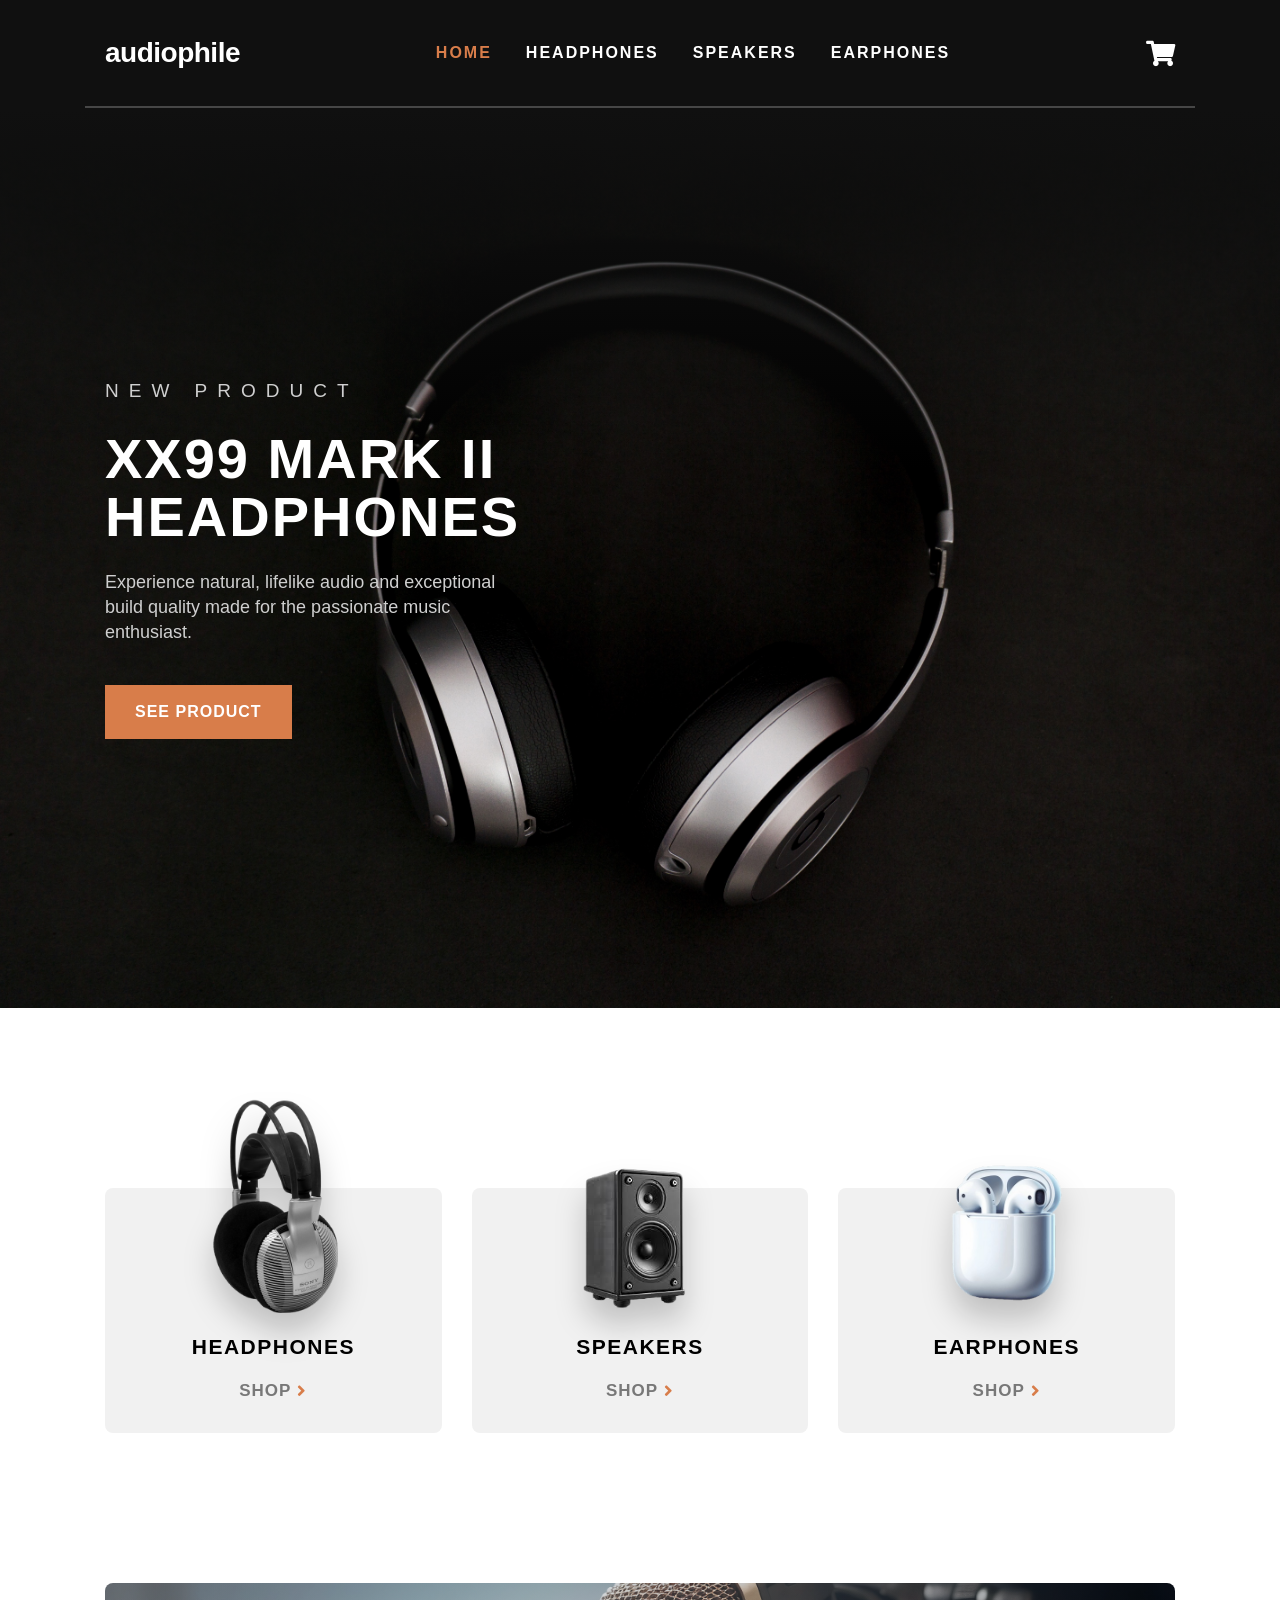
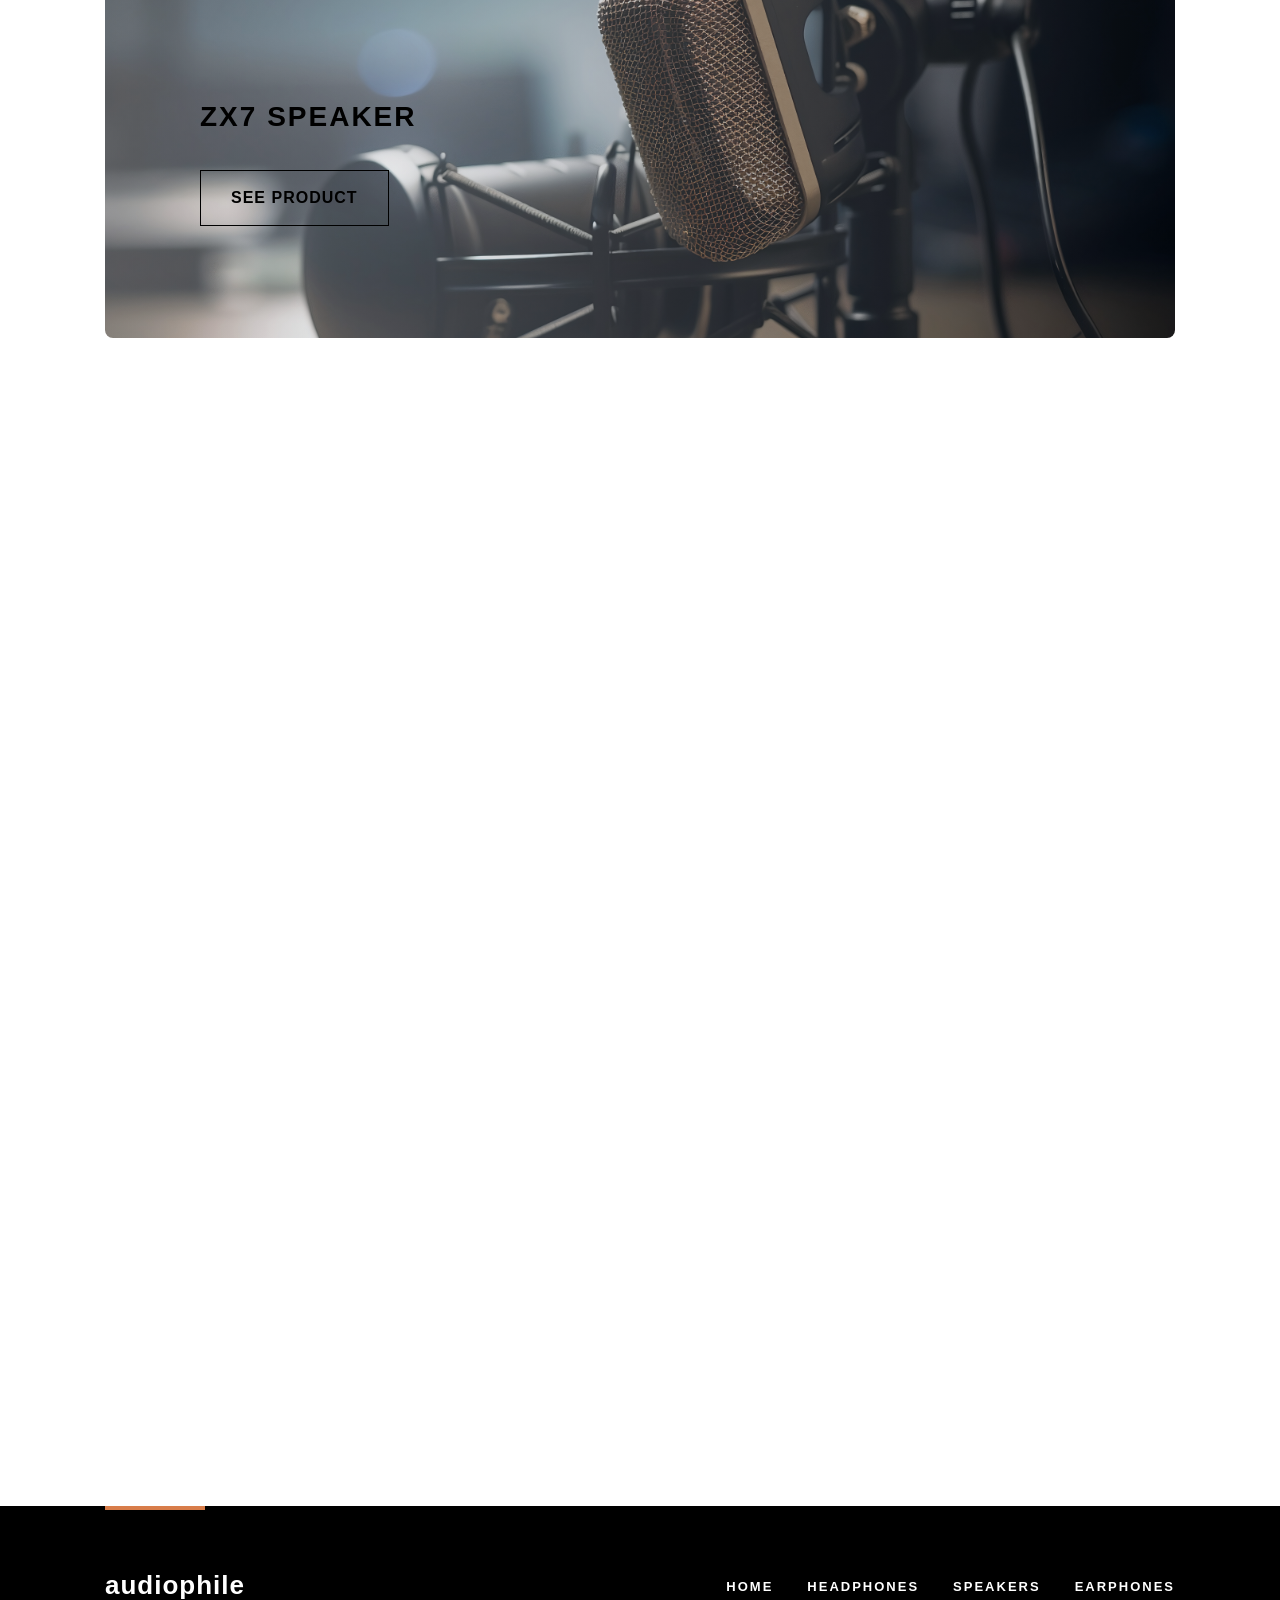
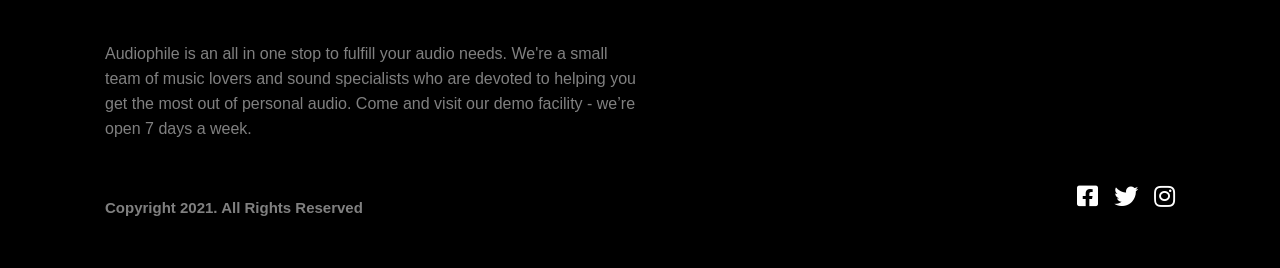
<file: index.html>
<!doctype html>
<html lang="en">
  <head>
    <meta charset="UTF-8" />
    <meta
      name="viewport"
      content="width=device-width, 
   initial-scale=1.0"
    />
    <meta name="description" content="audiophile" />
    <meta
      name="author"
      content="this website belong to 
 Adib Daban"
    />
    <meta
      name="keywords"
      content="audiophile , HEADPHONES , 
   frontend , Develober,project1"
    />
    <title>audiophile</title>

    <link rel="stylesheet" href="CSS/all.min.css" />

    <link rel="stylesheet" href="CSS/style.css" />
    <link href="https://unpkg.com/aos@2.3.1/dist/aos.css" rel="stylesheet" />
  </head>
  <body>
    <!-- header -->
    <header class="mainHeader">
      <div class="container headerContainer">
        <a href="#"><h1 class="logo">audiophile</h1></a>

        <nav class="nav-links">
          <ul>
            <li><a href="#" class="active">Home</a></li>
            <li><a href="Headphones.html">Headphones</a></li>
            <li><a href="#zx7">Speakers</a></li>
            <li><a href="#yx1">Earphones</a></li>
          </ul>
        </nav>

        <div class="cart-icon">
          <a href="cart.html">
            <i class="fa-solid fa-cart-shopping"></i>
          </a>
        </div>
      </div>
    </header>
    <main>
      <!-------- hero ------->
      <section id="hero">
        <div class="container hero-container">
          <div class="content" data-aos="fade-right">
            <span class="overline">New Product</span>
            <h2 class="title">XX99 Mark II<br />Headphones</h2>
            <p class="desc">
              Experience natural, lifelike audio and exceptional build quality
              made for the passionate music enthusiast.
            </p>
            <a href="#" class="btn btn-primary">See Product</a>
          </div>
        </div>
      </section>
      <!--------- categories --------->
      <section id="categories">
        <div class="container categories-container">
          <div class="category-card" data-aos="fade-down">
            <div class="card-img">
              <img
                src="image/img1HeadPhone-removebg-preview.png"
                alt="Headphones"
                class="category-img"
              />
            </div>
            <h3 class="category-title">Headphones</h3>
            <a href="#" class="shop-btn">
              Shop <i class="fa-solid fa-angle-right"></i>
            </a>
          </div>

          <div class="category-card" data-aos="fade-down">
            <div class="card-img">
              <img
                src="image/bookshelf_speaker_isolated-removebg-preview.png"
                alt="Speakers"
                class="category-img"
                style="top: -30px !important"
              />
            </div>
            <h3 class="category-title">Speakers</h3>
            <a href="#" class="shop-btn">
              Shop <i class="fa-solid fa-angle-right"></i>
            </a>
          </div>

          <div class="category-card" data-aos="fade-down">
            <div class="card-img">
              <img
                src="image/airbords3.png"
                alt="Earphones"
                class="category-img"
                style="top: -35px !important"
              />
            </div>
            <h3 class="category-title">Earphones</h3>
            <a href="#" class="shop-btn">
              Shop <i class="fa-solid fa-angle-right"></i>
            </a>
          </div>
        </div>
      </section>
      <!-- zx7-section -->
      <section id="zx7" data-aos="fade-up" data-aos-duration="3000">
        <div class="container">
          <div class="zx7-container">
            <div class="zx7-content">
              <h3 class="product-title">ZX7 Speaker</h3>
              <a href="#" class="btn btn-secondary">See Product</a>
            </div>
          </div>
        </div>
      </section>

      <!-- yx1-section -->
      <section id="yx1">
        <div class="container yx1-container">
          <div class="yx1-box yx1-img-box" data-aos="fade-right"></div>

          <div class="yx1-box yx1-content-box" data-aos="fade-left">
            <div class="yx1-content">
              <h3 class="product-title">YX1 Earphones</h3>
              <a href="#" class="btn btn-secondary">See Product</a>
            </div>
          </div>
        </div>
      </section>
      <!-- about-section -->
      <section id="about" data-aos="zoom-in">
        <div class="container about-container">
          <div class="about-content">
            <h2 class="about-title">
              Bringing you the <span class="highlight">best</span> audio gear
            </h2>
            <p class="about-desc">
              Located at the heart of New York City, Audiophile is the premier
              store for high end headphones, earphones, speakers, and audio
              accessories. We have a large showroom and luxury demonstration
              rooms available for you to browse and experience a wide range of
              our products. Stop by our store to meet some of the fantastic
              people who make Audiophile the best place to buy your portable
              audio equipment.
            </p>
          </div>

          <div class="about-img-box">
            <img
              src="image/personPHONES.jpg"
              alt="Man wearing headphones"
              class="about-img"
            />
          </div>
        </div>
      </section>
      <!-- foot -->
      <footer id="mFooter">
        <div class="container footer-container">
          <div class="orangeLine"></div>

          <div class="topRow">
            <div class="footer-logo">
              <a href="#">audiophile</a>
            </div>
            <nav class="footer-nav">
              <ul>
                <li><a href="#">Home</a></li>
                <li><a href="Headphones.html">Headphones</a></li>
                <li><a href="#zx7">Speakers</a></li>
                <li><a href="#yx1">Earphones</a></li>
              </ul>
            </nav>
          </div>

          <div class="bottomRow">
            <div class="footer-left-col">
              <p class="footer-desc">
                Audiophile is an all in one stop to fulfill your audio needs.
                We're a small team of music lovers and sound specialists who are
                devoted to helping you get the most out of personal audio. Come
                and visit our demo facility - we’re open 7 days a week.
              </p>
              <p class="footer-copyright">
                Copyright 2021. All Rights Reserved
              </p>
            </div>

            <div class="footer-right-col">
              <div class="social-icons">
                <a href="#" aria-label="Facebook"
                  ><i class="fa-brands fa-square-facebook"></i
                ></a>
                <a href="#" aria-label="Twitter"
                  ><i class="fa-brands fa-twitter"></i
                ></a>
                <a href="#" aria-label="Instagram"
                  ><i class="fa-brands fa-instagram"></i
                ></a>
              </div>
            </div>
          </div>
        </div>
      </footer>
    </main>
    <script src="https://unpkg.com/aos@next/dist/aos.js"></script>

    <script>
      AOS.init({
        duration: 800, // سرعة حركة الأنميشن بالملي ثانية (800ms = 0.8 ثانية)
        once: true, // الأنميشن يشتغل مرة واحدة فقط أثناء النزول ولا يتكرر عند الصعود
        offset: 120, // يبدأ الأنميشن قبل ما يوصل العنصر بـ 120 بكسل ليعطي حركة طبيعية
      });
    </script>
  </body>
</html>
</file>
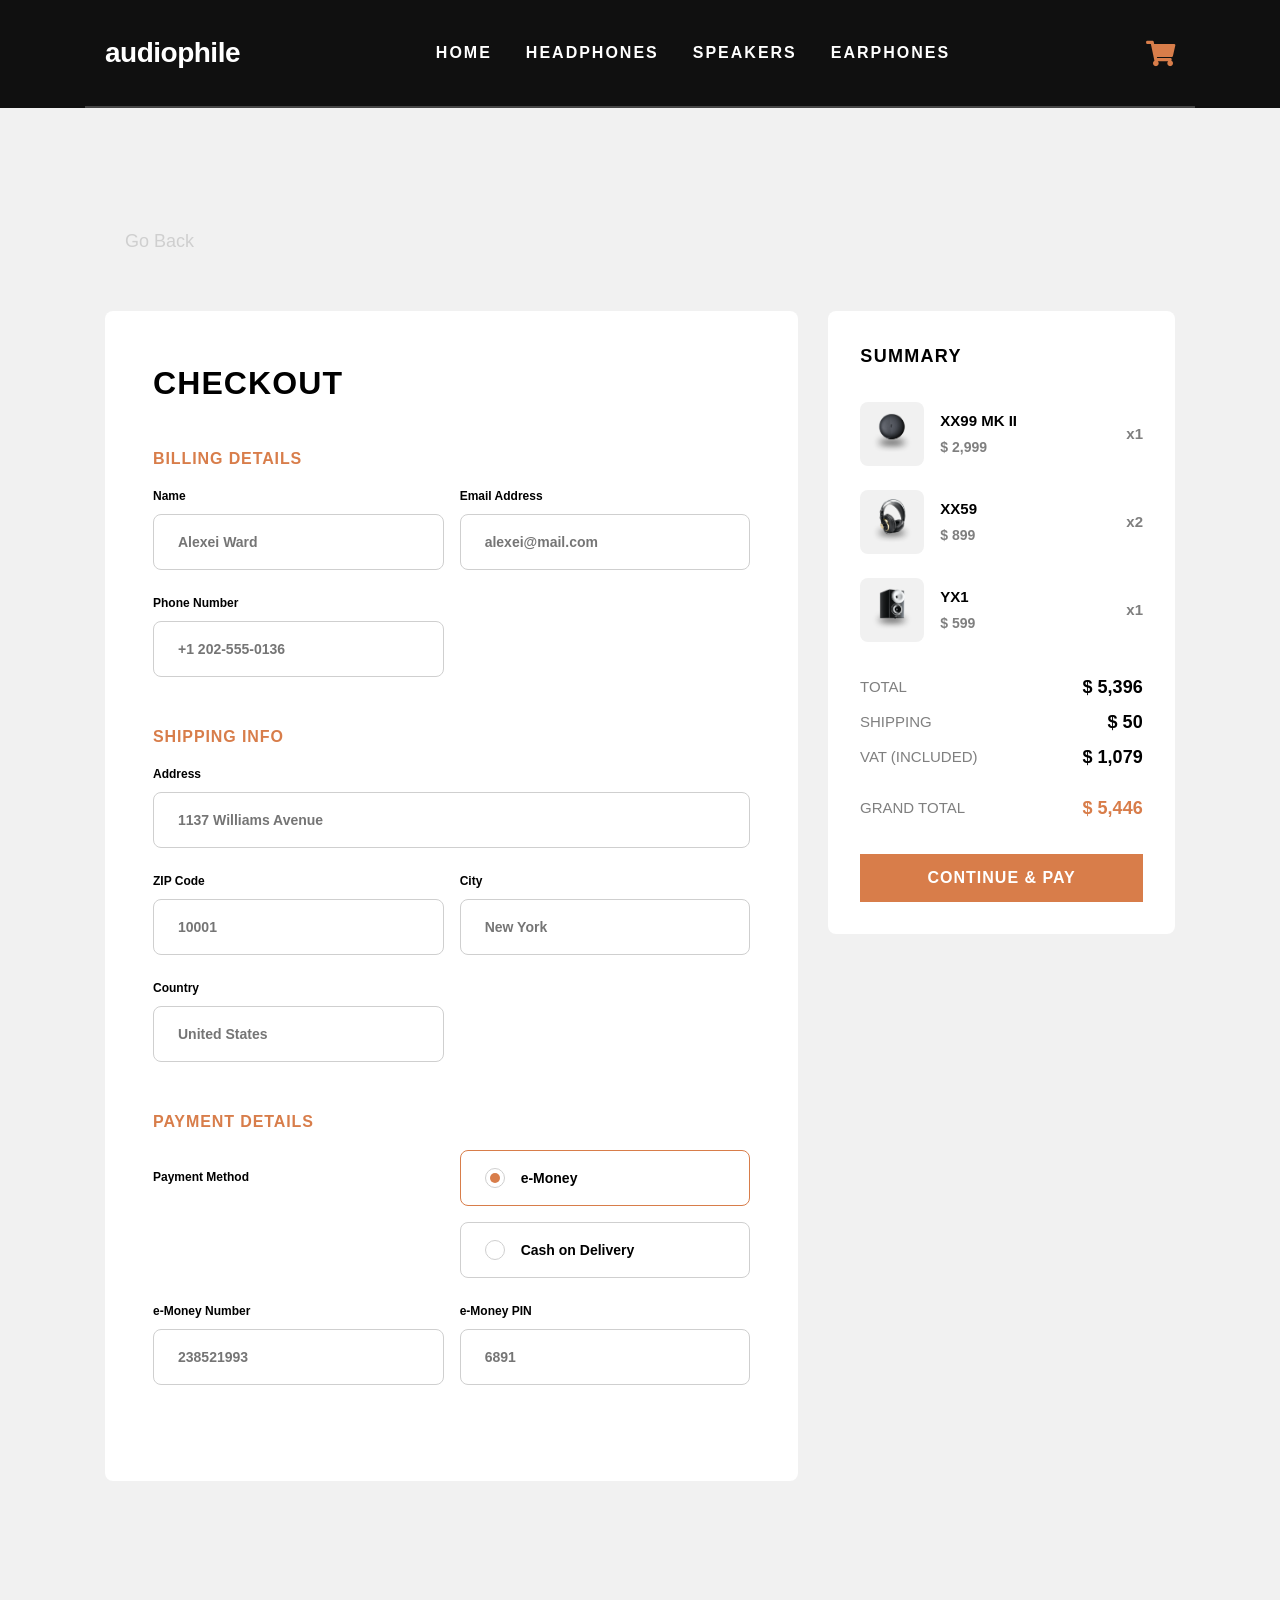
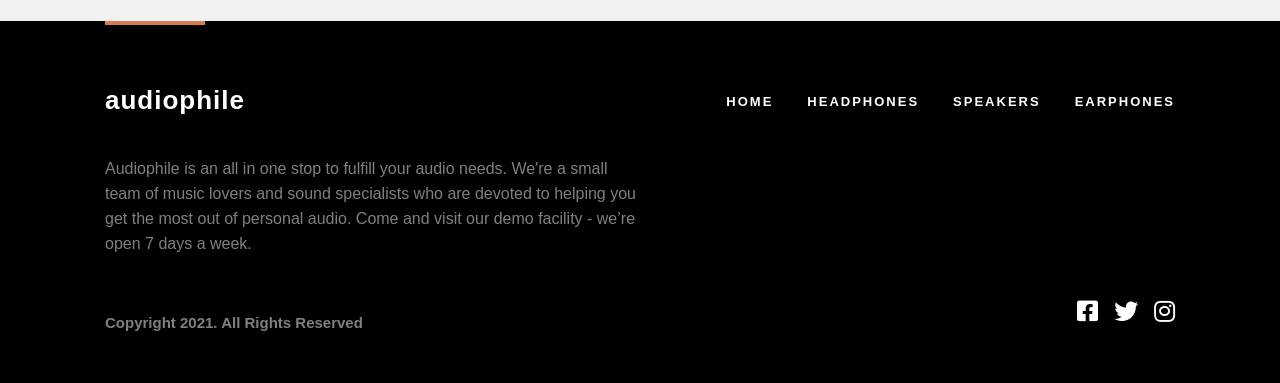
<file: cart.html>
<!doctype html>
<html lang="en">
  <head>
    <meta charset="UTF-8" />
    <meta
      name="viewport"
      content="width=device-width, 
   initial-scale=1.0"
    />
    <meta name="description" content="audiophile" />
    <meta
      name="author"
      content="this website belong to 
 Adib Daban"
    />
    <meta
      name="keywords"
      content="audiophile , HEADPHONES , 
   frontend , Develober,project1"
    />
    <title>Audiophile - XX99 Mark II Headphones</title>

    <link rel="stylesheet" href="CSS/all.min.css" />
    <link rel="stylesheet" href="CSS/style.css" />
    <link href="https://unpkg.com/aos@2.3.1/dist/aos.css" rel="stylesheet" />
  </head>
  <body>
    <header class="mainHeader">
      <div class="container headerContainer">
        <a href="#"><h1 class="logo">audiophile</h1></a>

        <nav class="nav-links">
          <ul>
            <li><a href="index.html">Home</a></li>
            <li><a href="Headphones.html">Headphones</a></li>
            <li><a href="#zx7">Speakers</a></li>
            <li><a href="#yx1">Earphones</a></li>
          </ul>
        </nav>

        <div class="cart-icon">
          <a href="#">
            <i class="active fa-solid fa-cart-shopping"></i>
          </a>
        </div>
      </div>
    </header>

    <main>
      <section>
        <section id="checkout">
          <div class="container checkout-container">
            <div class="utility-bar container">
              <a href="index.html" class="go-back-btn">Go Back</a>
            </div>
            <div class="checkout-main-grid">
              <form id="checkout-billing-form">
                <h2 class="checkout-main-title">Checkout</h2>

                <div class="form-section-block">
                  <h3 class="form-section-subtitle">Billing Details</h3>
                  <div class="inputs-fields-grid">
                    <div class="form-control-box">
                      <label for="billing-name">Name</label>
                      <input
                        type="text"
                        name=""
                        id="billing-name"
                        placeholder="Alexei Ward"
                        required
                      />
                    </div>
                    <div class="form-control-box">
                      <label for="billing-email">Email Address</label>
                      <input
                        type="email"
                        name=""
                        id="billing-email"
                        placeholder="alexei@mail.com"
                        required
                      />
                    </div>
                    <div class="form-control-box">
                      <label for="billing-phone">Phone Number</label>
                      <input
                        type="tel"
                        name=""
                        id="billing-phone"
                        placeholder="+1 202-555-0136"
                        required
                      />
                    </div>
                  </div>
                </div>

                <div class="form-section-block">
                  <h3 class="form-section-subtitle">Shipping Info</h3>
                  <div class="inputs-fields-grid">
                    <div class="form-control-box span-full-width">
                      <label for="shipping-address">Address</label>
                      <input
                        type="text"
                        id="shipping-address"
                        placeholder="1137 Williams Avenue"
                        required
                      />
                    </div>
                    <div class="form-control-box">
                      <label for="shipping-zip">ZIP Code</label>
                      <input
                        type="text"
                        id="shipping-zip"
                        placeholder="10001"
                        required
                      />
                    </div>
                    <div class="form-control-box">
                      <label for="shipping-city">City</label>
                      <input
                        type="text"
                        id="shipping-city"
                        placeholder="New York"
                        required
                      />
                    </div>
                    <div class="form-control-box">
                      <label for="shipping-country">Country</label>
                      <input
                        type="text"
                        id="shipping-country"
                        placeholder="United States"
                        required
                      />
                    </div>
                  </div>
                </div>

                <div class="form-section-block">
                  <h3 class="form-section-subtitle">Payment Details</h3>
                  <div class="payment-method-row">
                    <span class="payment-label-text">Payment Method</span>

                    <div class="payment-options-group">
                      <label class="custom-radio-card active-radio">
                        <input
                          type="radio"
                          name="payment_method"
                          value="emoney"
                          checked
                        />
                        <span class="radio-dot"></span>
                        <span class="radio-text">e-Money</span>
                      </label>

                      <label class="custom-radio-card">
                        <input
                          type="radio"
                          name="payment_method"
                          value="cash"
                        />
                        <span class="radio-dot"></span>
                        <span class="radio-text">Cash on Delivery</span>
                      </label>
                    </div>
                  </div>

                  <div class="inputs-fields-grid emoney-details-fields">
                    <div class="form-control-box">
                      <label for="emoney-number">e-Money Number</label>
                      <input
                        type="text"
                        id="emoney-number"
                        placeholder="238521993"
                      />
                    </div>
                    <div class="form-control-box">
                      <label for="emoney-pin">e-Money PIN</label>
                      <input
                        type="password"
                        id="emoney-pin"
                        placeholder="6891"
                      />
                    </div>
                  </div>
                </div>
              </form>

              <aside id="checkout-summary-sidebar">
                <h3 class="summary-card-title">Summary</h3>

                <div class="summary-items-list">
                  <div class="summary-item-item" data-aos="fade-down">
                    <div class="summary-item-left">
                      <div class="summary-thumb">
                        <img src="image/airbods.png" alt="XX99 MK II" />
                      </div>
                      <div class="summary-meta">
                        <h4 class="summary-name">XX99 MK II</h4>
                        <p class="summary-price">$ 2,999</p>
                      </div>
                    </div>
                    <span class="summary-qty-count">x1</span>
                  </div>

                  <div class="summary-item-item" data-aos="fade-down">
                    <div class="summary-item-left">
                      <div class="summary-thumb">
                        <img src="image/33.png" alt="XX59" />
                      </div>
                      <div class="summary-meta">
                        <h4 class="summary-name">XX59</h4>
                        <p class="summary-price">$ 899</p>
                      </div>
                    </div>
                    <span class="summary-qty-count">x2</span>
                  </div>

                  <div class="summary-item-item" data-aos="fade-down">
                    <div class="summary-item-left">
                      <div class="summary-thumb">
                        <img src="image/speakk.png" alt="YX1" />
                      </div>
                      <div class="summary-meta">
                        <h4 class="summary-name">YX1</h4>
                        <p class="summary-price">$ 599</p>
                      </div>
                    </div>
                    <span class="summary-qty-count">x1</span>
                  </div>
                </div>

                <div class="summary-calculations-block" data-aos="flip-left">
                  <div class="calc-row">
                    <span class="calc-label">Total</span>
                    <span class="calc-val">$ 5,396</span>
                  </div>
                  <div class="calc-row">
                    <span class="calc-label">Shipping</span>
                    <span class="calc-val">$ 50</span>
                  </div>
                  <div class="calc-row">
                    <span class="calc-label">VAT (Included)</span>
                    <span class="calc-val">$ 1,079</span>
                  </div>
                  <div class="calc-row grand-total-row">
                    <span class="calc-label">Grand Total</span>
                    <span class="calc-val-grand">$ 5,446</span>
                  </div>
                </div>

                <button
                  type="submit"
                  form="checkout-billing-form"
                  class="btn btn-primary btn-full-width"
                >
                  Continue & Pay
                </button>
              </aside>
            </div>
          </div>
        </section>
      </section>
    </main>
    <!-- foot -->
    <footer id="mFooter">
      <div class="container footer-container">
        <div class="orangeLine"></div>

        <div class="topRow">
          <div class="footer-logo">
            <a href="#">audiophile</a>
          </div>
          <nav class="footer-nav">
            <ul>
              <li><a href="#">Home</a></li>
              <li><a href="Headphones.html">Headphones</a></li>
              <li><a href="#zx7">Speakers</a></li>
              <li><a href="#yx1">Earphones</a></li>
            </ul>
          </nav>
        </div>

        <div class="bottomRow">
          <div class="footer-left-col">
            <p class="footer-desc">
              Audiophile is an all in one stop to fulfill your audio needs.
              We're a small team of music lovers and sound specialists who are
              devoted to helping you get the most out of personal audio. Come
              and visit our demo facility - we’re open 7 days a week.
            </p>
            <p class="footer-copyright">Copyright 2021. All Rights Reserved</p>
          </div>

          <div class="footer-right-col">
            <div class="social-icons">
              <a href="#" aria-label="Facebook"
                ><i class="fa-brands fa-square-facebook"></i
              ></a>
              <a href="#" aria-label="Twitter"
                ><i class="fa-brands fa-twitter"></i
              ></a>
              <a href="#" aria-label="Instagram"
                ><i class="fa-brands fa-instagram"></i
              ></a>
            </div>
          </div>
        </div>
      </div>
    </footer>
    <script src="https://unpkg.com/aos@next/dist/aos.js"></script>

    <script>
      AOS.init({
        duration: 800, // سرعة حركة الأنميشن بالملي ثانية (800ms = 0.8 ثانية)
        once: true, // الأنميشن يشتغل مرة واحدة فقط أثناء النزول ولا يتكرر عند الصعود
        offset: 120, // يبدأ الأنميشن قبل ما يوصل العنصر بـ 120 بكسل ليعطي حركة طبيعية
      });
    </script>
  </body>
</html>
</file>
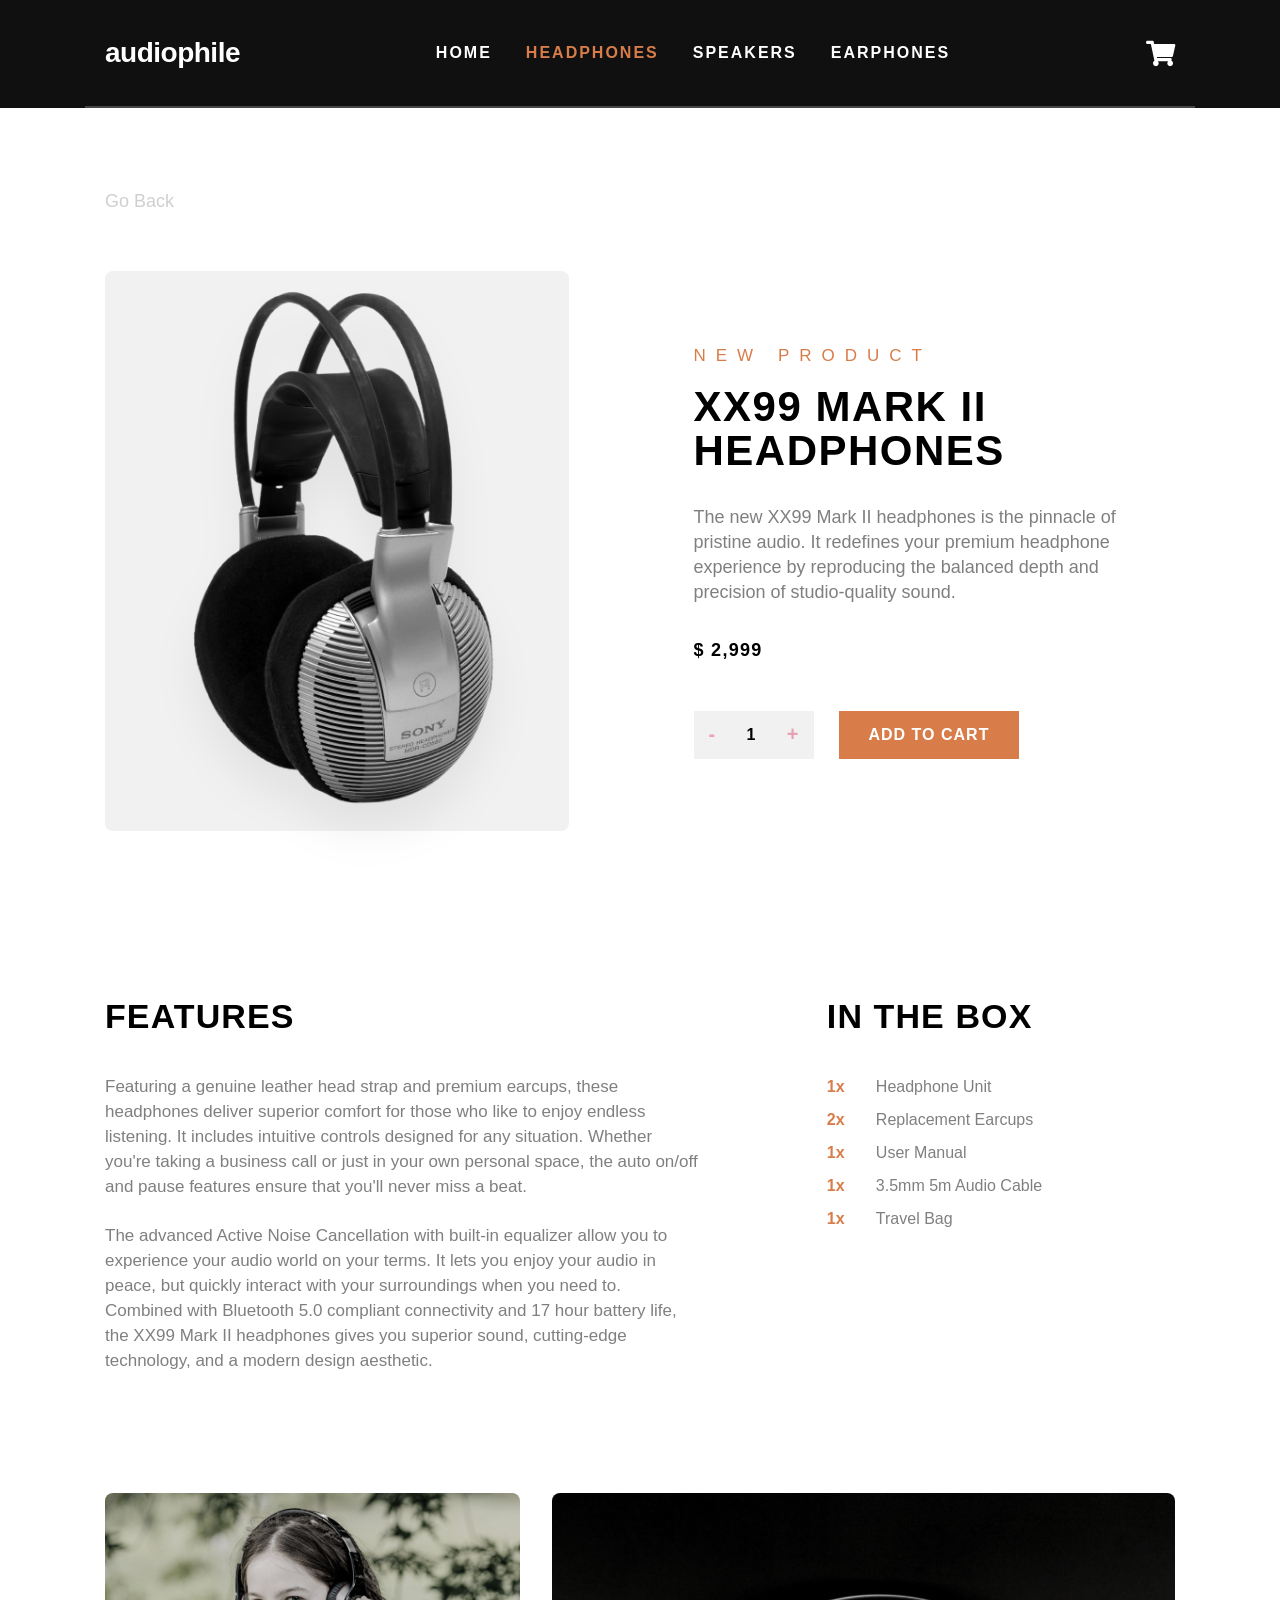
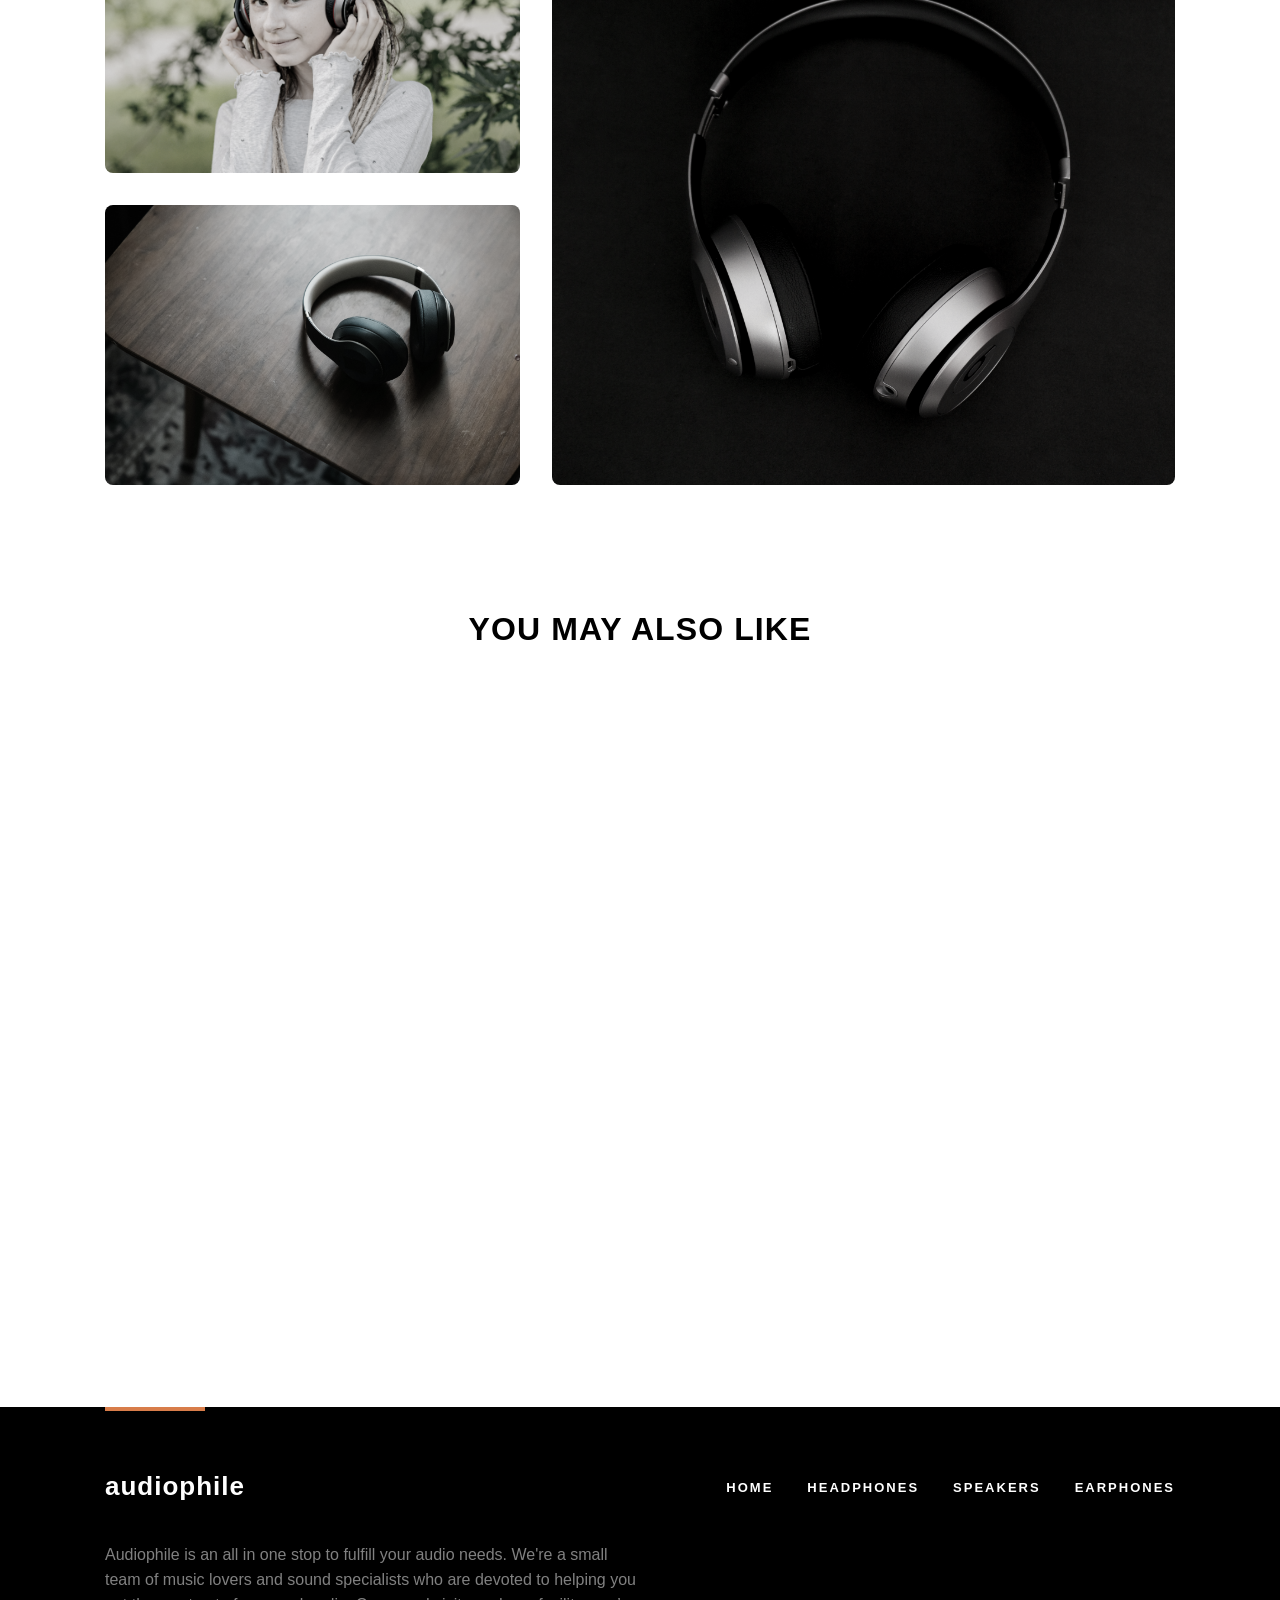
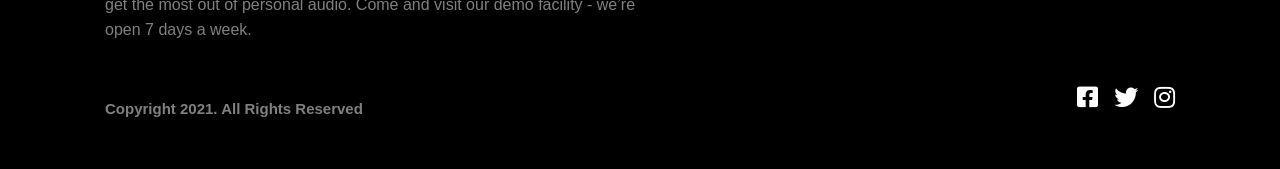
<file: Headphones.html>
<!doctype html>
<html lang="en">
  <head>
    <meta charset="UTF-8" />
    <meta
      name="viewport"
      content="width=device-width, 
   initial-scale=1.0"
    />
    <meta name="description" content="audiophile" />
    <meta
      name="author"
      content="this website belong to 
 Adib Daban"
    />
    <meta
      name="keywords"
      content="audiophile , HEADPHONES , 
   frontend , Develober,project1"
    />
    <title>Audiophile - XX99 Mark II Headphones</title>

    <link rel="stylesheet" href="CSS/all.min.css" />

    <link rel="stylesheet" href="CSS/style.css" />
    <link href="https://unpkg.com/aos@2.3.1/dist/aos.css" rel="stylesheet" />
  </head>
  <body class="product-page">
    <!-- header -->
    <header class="mainHeader">
      <div class="container headerContainer">
        <a href="#"><h1 class="logo">audiophile</h1></a>

        <nav class="nav-links">
          <ul>
            <li><a href="index.html">Home</a></li>
            <li><a href="#" class="active">Headphones</a></li>
            <li><a href="#zx7">Speakers</a></li>
            <li><a href="#yx1">Earphones</a></li>
          </ul>
        </nav>

        <div class="cart-icon">
          <a href="cart.html">
            <i class="fa-solid fa-cart-shopping"></i>
          </a>
        </div>
      </div>
    </header>

    <div class="utility-bar container">
      <a href="index.html" class="go-back-btn">Go Back</a>
    </div>
    <main>
      <!-- section productIntro -->
      <section id="productIntro">
        <div class="container productIntro-container">
          <div class="product-main-img-box">
            <img
              src="image/img1HeadPhone-removebg-preview.png"
              alt="XX99 Mark II Headphones"
              class="product-main-img"
            />
          </div>

          <div class="product-main-info">
            <span class="overline-text">New Product</span>
            <h2 class="product-detail-title">XX99 Mark II<br />Headphones</h2>
            <p class="product-detail-desc">
              The new XX99 Mark II headphones is the pinnacle of pristine audio.
              It redefines your premium headphone experience by reproducing the
              balanced depth and precision of studio-quality sound.
            </p>

            <p class="product-price">$ 2,999</p>

            <div class="product-action-bar">
              <div class="quantity-selector">
                <button class="qty-btn minus-btn">-</button>
                <span class="qty-number">1</span>
                <button class="qty-btn plus-btn">+</button>
              </div>
              <button class="btn btn-primary">Add To Cart</button>
            </div>
          </div>
        </div>
      </section>
      <!-- section productFeatures -->
      <section id="productFeatures">
        <div
          class="container features-container"
          data-aos="fade-right"
          data-aos-offset="300"
          data-aos-easing="ease-in-sine"
        >
          <div class="features-block">
            <h2 class="detail-section-title">Features</h2>
            <p class="features-text">
              Featuring a genuine leather head strap and premium earcups, these
              headphones deliver superior comfort for those who like to enjoy
              endless listening. It includes intuitive controls designed for any
              situation. Whether you're taking a business call or just in your
              own personal space, the auto on/off and pause features ensure that
              you'll never miss a beat.
            </p>
            <p class="features-text">
              The advanced Active Noise Cancellation with built-in equalizer
              allow you to experience your audio world on your terms. It lets
              you enjoy your audio in peace, but quickly interact with your
              surroundings when you need to. Combined with Bluetooth 5.0
              compliant connectivity and 17 hour battery life, the XX99 Mark II
              headphones gives you superior sound, cutting-edge technology, and
              a modern design aesthetic.
            </p>
          </div>

          <div class="box-contents-block">
            <h2 class="detail-section-title">In the Box</h2>
            <ul class="box-items-list">
              <li><span class="item-qty">1x</span>Headphone Unit</li>
              <li><span class="item-qty">2x</span>Replacement Earcups</li>
              <li><span class="item-qty">1x</span>User Manual</li>
              <li><span class="item-qty">1x</span>3.5mm 5m Audio Cable</li>
              <li><span class="item-qty">1x</span>Travel Bag</li>
            </ul>
          </div>
        </div>
      </section>
      <!-- productGallery section -->
      <section id="productGallery">
        <div class="container gallery-container">
          <div class="gallery-left-col">
            <div class="gallery-img-box">
              <img
                src="image/1.jpg"
                alt="Woman wearing XX99 Mark II"
                class="gallery-img"
              />
            </div>

            <div class="gallery-img-box">
              <img
                src="image/pexels-eren-li-7241444.jpg"
                alt="XX99 Mark II on table setup"
                class="gallery-img"
              />
            </div>
          </div>

          <div class="gallery-right-col">
            <div class="gallery-img-box large-box">
              <img
                src="image/HeadPhone_heroSec.jpg"
                alt="XX99 Mark II close up view"
                class="gallery-img"
              />
            </div>
          </div>
        </div>
      </section>
      <!--relatedProducts section -->
      <section id="relatedProducts">
        <div class="container related-container">
          <h2 class="related-main-title">You May Also Like</h2>

          <div class="related-products-grid">
            <div
              class="related-product-card"
              data-aos="flip-left"
              data-aos-easing="ease-out-cubic"
              data-aos-duration="2000"
            >
              <div class="related-img-box">
                <img
                  src="image/img1HeadPhone-removebg-preview.png"
                  alt="XX99 Mark I Headphones"
                  class="related-img"
                />
              </div>
              <h3 class="related-product-name">XX99 Mark I</h3>
              <a href="#" class="btn btn-primary">See Product</a>
            </div>

            <div
              class="related-product-card"
              data-aos="flip-left"
              data-aos-easing="ease-out-cubic"
              data-aos-duration="2000"
            >
              <div class="related-img-box">
                <img
                  src="image/img1HeadPhone-removebg-preview.png"
                  alt="XX59 Headphones"
                  class="related-img"
                />
              </div>
              <h3 class="related-product-name">XX59</h3>
              <a href="#" class="btn btn-primary">See Product</a>
            </div>

            <div
              class="related-product-card"
              data-aos="flip-left"
              data-aos-easing="ease-out-cubic"
              data-aos-duration="2000"
            >
              <div class="related-img-box">
                <img
                  src="image/bookshelf_speaker_isolated-removebg-preview.png"
                  alt="ZX9 Speaker"
                  class="related-img"
                />
              </div>
              <h3 class="related-product-name">ZX9 Speaker</h3>
              <a href="#" class="btn btn-primary">See Product</a>
            </div>
          </div>
        </div>
      </section>
    </main>
    <footer id="mFooter">
      <div class="container footer-container">
        <div class="orangeLine"></div>

        <div class="topRow">
          <div class="footer-logo">
            <a href="#">audiophile</a>
          </div>
          <nav class="footer-nav">
            <ul>
              <li><a href="index.html">Home</a></li>
              <li><a href="#">Headphones</a></li>
              <li><a href="#zx7">Speakers</a></li>
              <li><a href="#yx1">Earphones</a></li>
            </ul>
          </nav>
        </div>

        <div class="bottomRow">
          <div class="footer-left-col">
            <p class="footer-desc">
              Audiophile is an all in one stop to fulfill your audio needs.
              We're a small team of music lovers and sound specialists who are
              devoted to helping you get the most out of personal audio. Come
              and visit our demo facility - we’re open 7 days a week.
            </p>
            <p class="footer-copyright">Copyright 2021. All Rights Reserved</p>
          </div>

          <div class="footer-right-col">
            <div class="social-icons">
              <a href="#" aria-label="Facebook"
                ><i class="fa-brands fa-square-facebook"></i
              ></a>
              <a href="#" aria-label="Twitter"
                ><i class="fa-brands fa-twitter"></i
              ></a>
              <a href="#" aria-label="Instagram"
                ><i class="fa-brands fa-instagram"></i
              ></a>
            </div>
          </div>
        </div>
      </div>
    </footer>
    <script src="https://unpkg.com/aos@next/dist/aos.js"></script>
    <script>
      AOS.init({
        duration: 800, // سرعة حركة الأنميشن بالملي ثانية (800ms = 0.8 ثانية)
        once: true, // الأنميشن يشتغل مرة واحدة فقط أثناء النزول ولا يتكرر عند الصعود
        offset: 120, // يبدأ الأنميشن قبل ما يوصل العنصر بـ 120 بكسل ليعطي حركة طبيعية
      });
    </script>
  </body>
</html>
</file>
<file: CSS/style.css>
:root {
  --color-primary: #d87d4a;
  --color-primary-light: #fbaf85;
  --color-bg-dark: #101010;
  --color-bg-light: #f1f1f1;
  --color-white: #ffffff;
  --color-black: #000000;
  --color-text-sub: #cfcfcf;
}

* {
  margin: 0;
  padding: 0;
  box-sizing: border-box;
}

body {
  font-family: sans-serif, "Manrope";
  background-color: var(--color-white);
  color: var(--color-black);
  line-height: 1.5;
}

.container {
  max-width: 1110px;
  margin: 0 auto;
  padding: 0 20px;
}

.btn {
  display: inline-block;
  padding: 15px 30px;
  font-size: 16px;
  font-weight: bold;
  letter-spacing: 1px;
  text-transform: uppercase;
  border: none;
  cursor: pointer;
  transition: background-color 0.3s ease;
  text-decoration: none;
}

.btn-primary {
  background-color: var(--color-primary);
  color: var(--color-white);
}

.btn-primary:hover {
  background-color: #fbaf85;
}

.btn-secondary {
  background-color: transparent;
  color: var(--color-black);
  border: 1px solid var(--color-black);
}

.btn-secondary:hover {
  background-color: var(--color-black);
  color: var(--color-white);
}
/*============== header ==============*/
.mainHeader {
  background-color: var(--color-bg-dark);
  padding-top: 32px;
  /* position: fixed;
  top: 0;
  width: 100%; */
}

.headerContainer {
  display: flex;
  justify-content: space-between;
  align-items: center;
  padding-bottom: 32px;
  border-bottom: 2.5px solid rgba(255, 255, 255, 0.229);
}
.headerContainer a {
  text-decoration: none;
}
.logo {
  font-size: 28px;
  font-weight: bolder;
  color: var(--color-white);
  letter-spacing: -0.5px;
}

.nav-links ul {
  display: flex;
  list-style: none;
  gap: 34px;
}

.nav-links a {
  color: var(--color-white);
  text-decoration: none;
  font-size: 16px;
  font-weight: 700;
  text-transform: uppercase;
  letter-spacing: 2px;
  transition: color 0.3s ease;
}

.nav-links a:hover,
.nav-links a.active {
  color: var(--color-primary);
}
.active {
  color: var(--color-primary) !important;
}

.cart-icon a {
  display: flex;
  align-items: center;
  text-decoration: none;
}

.cart-icon i {
  color: var(--color-white);
  font-size: 26px;
  transition:
    color 0.3s ease,
    transform 0.3s ease;
}
.cart-icon a:hover i {
  color: var(--color-primary);
  transform: scale(1.05);
}
/***************** hero *****************/
#hero {
  background-color: var(--color-bg-dark);
  background:
    linear-gradient(
      180deg,
      rgba(16, 16, 16, 1) 0%,
      rgba(16, 16, 16, 0.7) 15%,
      rgba(0, 0, 0, 0) 40%
    ),
    url(../image/HeadPhone_heroSec.jpg);
  background-repeat: no-repeat;
  background-size: cover;
  background-position: center;
  min-height: 600px;
  height: 100vh;
  display: flex;
  align-items: center;
}

.hero-container {
  width: 100%;
  display: flex;
  align-items: center;
}

.content {
  max-width: 400px;
}

.content .overline {
  display: block;
  font-size: 19px;
  text-transform: uppercase;
  letter-spacing: 10px;
  color: var(--color-text-sub);
  margin-bottom: 24px;
}

.title {
  font-size: 56px;
  font-weight: 700;
  line-height: 58px;
  letter-spacing: 2px;
  text-transform: uppercase;
  color: var(--color-white);
  margin-bottom: 24px;
}

.desc {
  font-size: 18px;
  line-height: 25px;
  color: var(--color-text-sub);
  margin-bottom: 40px;
}
.hero-container a {
  text-decoration: none;
}
/*********** categories section ********/
#categories {
  padding-top: 180px;
  padding-bottom: 150px;
  background-color: var(--color-white);
}

.categories-container {
  display: flex;
  justify-content: space-between;
  gap: 30px;
}

.category-card {
  flex: 1;
  background-color: var(--color-bg-light);
  border-radius: 8px;
  position: relative;
  text-align: center;
  padding: 0 20px 30px 20px;
  display: flex;
  flex-direction: column;
  align-items: center;
}

.card-img {
  height: 120px;
  position: relative;
  width: 100%;
}

.category-img {
  width: 100%;
  max-width: 160px;
  position: absolute;
  top: -100px;
  left: 50%;
  transform: translateX(-50%);
  filter: drop-shadow(
    0px 20px 15px rgba(0, 0, 0, 0.2)
  ); /* إضافة ظل ناعم وواقعي أسفل المنتجات */
}

.category-title {
  font-size: 21px;
  font-weight: 700;
  text-transform: uppercase;
  letter-spacing: 1.5px;
  color: var(--color-black);
  margin-bottom: 15px;
  margin-top: 23px; /* إبعاد النص عن حافة الصورة السفلى */
}

.shop-btn {
  font-size: 17px;
  font-weight: 700;
  text-transform: uppercase;
  letter-spacing: 1px;
  color: rgba(0, 0, 0, 0.5);
  text-decoration: none;
  display: inline-flex;
  align-items: center;
  gap: 6px;
  transition: color 0.3s ease;
}

.shop-btn i {
  color: var(--color-primary);
  transition: transform 0.3s ease;
}

.category-card:hover .shop-btn {
  color: var(
    --color-primary
  ); /* يتحول النص للبرتقالي عند تمرير الماوس على البطاقة */
}

.category-card:hover .shop-btn i {
  transform: translateX(5px); /* السهم يتحرك لليمين قليلاً كتأثير تفاعلي ممتع */
}
/* ertsd */
/* --- العناوين المشتركة للسكشنين --- */
.product-title {
  font-size: 28px;
  font-weight: 700;
  text-transform: uppercase;
  letter-spacing: 2px;
  color: var(--color-black);
  margin-bottom: 32px;
}

/* ========= ZX7 Speaker Section ================= */
#zx7 {
  padding-bottom: 48px;
  background-color: var(--color-white);
}

.zx7-container {
  height: 355px;
  border-radius: 8px;
  background:
    linear-gradient(97deg, #ffffff57 0%, rgb(2 15 29 / 39%) 100%),
    url(../image/studio_iris-podcast-7876792.jpg);
  background-size: cover;
  background-position: center;
  background-repeat: no-repeat;
  display: flex;
  align-items: center;
  padding-left: 95px;
}
.zx7-container a {
  text-decoration: none;
}

/* ======================= YX1 Earphones================= */
#yx1 {
  padding-bottom: 120px;
  background-color: var(--color-white);
}

.yx1-container {
  display: flex;
  justify-content: space-between;
  gap: 30px;
}

.yx1-box {
  flex: 1;
  height: 320px;
  border-radius: 8px;
}

.yx1-img-box {
  background:
    linear-gradient(257deg, #11111e4d 0%, rgb(221 55 99 / 11%) 100%),
    url(../image/62f18b847971dbd600a37f00_image-earphones-yx1.jpg);
  background-size: cover;
  background-position: center;
  background-repeat: no-repeat;
}

.yx1-content-box {
  background-color: var(--color-bg-light);
  display: flex;
  align-items: center;
  padding-left: 85px;
}
.yx1-content-box a {
  text-decoration: none;
}
/* ======================= About Section================= */
#about {
  padding-bottom: 160px;
  background-color: var(--color-white);
}

.about-container {
  display: flex;
  align-items: center;
  justify-content: space-between;
  gap: 30px;
}

.about-content {
  width: 45%;
}

.about-title {
  font-size: 43px;
  line-height: 44px;
  font-weight: 700;
  text-transform: uppercase;
  letter-spacing: 1.5px;
  color: var(--color-black);
  margin-bottom: 32px;
}

.about-title .highlight {
  color: var(--color-primary);
}

.about-desc {
  font-size: 18px;
  line-height: 25px;
  color: rgba(0, 0, 0, 0.5);
  font-weight: 500;
}

.about-img-box {
  width: 50%;
  display: flex;
  justify-content: flex-end;
}

.about-img {
  width: 100%;
  max-width: 540px;
  height: 520px;
  object-fit: cover;
  filter: grayscale(85%);
  border-radius: 12px;
}
/*=============== foot ===================*/
#mFooter {
  background-color: var(--color-black);
  padding-top: 60px;
  padding-bottom: 48px;
  position: relative;
}

.footer-container {
  position: relative;
}

.orangeLine {
  position: absolute;
  top: -60px;
  left: 20px;
  width: 100px;
  height: 4px;
  background-color: var(--color-primary);
}

.topRow {
  display: flex;
  justify-content: space-between;
  align-items: center;
  margin-bottom: 36px;
}

.footer-logo a {
  font-size: 26px;
  font-weight: bolder;
  color: var(--color-white);
  text-decoration: none;
  letter-spacing: 1px;
}

.footer-nav ul {
  display: flex;
  gap: 34px;
  list-style: none;
}

.footer-nav ul a {
  font-size: 13px;
  font-weight: 700;
  text-transform: uppercase;
  letter-spacing: 2px;
  color: var(--color-white);
  text-decoration: none;
  transition: color 0.3s ease;
}

.footer-nav ul a:hover {
  color: var(--color-primary);
}
.bottomRow {
  display: flex;
  justify-content: space-between;
  align-items: flex-end;
}

.footer-left-col {
  width: 50%;
}

.footer-desc {
  font-size: 16px;
  line-height: 25px;
  color: rgba(255, 255, 255, 0.5);
  margin-bottom: 56px;
}

.footer-copyright {
  font-size: 15px;
  font-weight: 700;
  color: rgba(255, 255, 255, 0.5);
}

.footer-right-col {
  margin-bottom: 5px;
}

.social-icons {
  display: flex;
  gap: 16px;
}

.social-icons a {
  color: var(--color-white);
  font-size: 24px;
  text-decoration: none;
  transition: color 0.3s ease;
}

.social-icons a:hover i {
  color: var(--color-primary);
}
/*========================*HeadPhones*========================*/
/*زر العودة go back*/
.utility-bar {
  padding-top: 80px;
  padding-bottom: 56px;
}

.go-back-btn {
  font-size: 18px;
  color: var(--color-text-sub);
  text-decoration: none;
  font-weight: 500;
  transition: color 0.3s ease;
}

.go-back-btn:hover {
  color: var(--color-primary);
}

/* ============productIntro Section============ */
#productIntro {
  padding-bottom: 80px;
  background-color: var(--color-white);
}

.productIntro-container {
  display: flex;
  align-items: center;
  justify-content: space-between;
  gap: 125px;
}

.product-main-img-box {
  flex: 1;
  background-color: var(--color-bg-light);
  border-radius: 8px;
  height: 560px;
  display: flex;
  align-items: center;
  justify-content: center;
  padding: 40px;
}

.product-main-img {
  max-width: 400px;
  width: 100%;
  height: auto;
  object-fit: contain;
  filter: drop-shadow(0px 30px 20px rgba(0, 0, 0, 0.06));
}

.product-main-info {
  width: 45%;
}

.product-main-info .overline-text {
  display: block;
  font-size: 17px;
  text-transform: uppercase;
  letter-spacing: 10px;
  color: var(--color-primary);
  margin-bottom: 16px;
}

.product-detail-title {
  font-size: 42px;
  line-height: 44px;
  font-weight: 700;
  text-transform: uppercase;
  letter-spacing: 1.5px;
  color: var(--color-black);
  margin-bottom: 32px;
}

.product-detail-desc {
  font-size: 18px;
  line-height: 25px;
  color: rgba(0, 0, 0, 0.5);
  margin-bottom: 32px;
}

.product-price {
  font-size: 18px;
  font-weight: 700;
  letter-spacing: 1.3px;
  color: var(--color-black);
  margin-bottom: 47px;
}

/* --- شريط التحكم التفاعلي بالكمية والزر --- */
.product-action-bar {
  display: flex;
  align-items: center;
  gap: 25px;
}

.quantity-selector {
  width: 120px;
  height: 48px;
  background-color: var(--color-bg-light);
  display: flex;
  align-items: center;
  justify-content: space-between;
  padding: 0 15px;
}

.qty-btn {
  border: none;
  background: transparent;
  font-size: 20px;
  font-weight: 700;
  color: rgb(221 55 99 / 43%);
  cursor: pointer;
  transition: color 0.3s ease;
}

.qty-btn:hover {
  color: var(--color-primary);
}

.qty-number {
  font-size: 16px;
  font-weight: 700;
  color: var(--color-black);
}
/* <!-- section productFeatures --> */
#productFeatures {
  padding-top: 80px;
  padding-bottom: 120px;
  background-color: var(--color-white);
}

.features-container {
  display: flex;
  justify-content: space-between;
  align-items: flex-start;
  gap: 125px;
}

.detail-section-title {
  font-size: 34px;
  font-weight: 700;
  text-transform: uppercase;
  letter-spacing: 1.1px;
  color: var(--color-black);
  margin-bottom: 32px;
}

.features-block {
  width: 60%;
}

.features-text {
  font-size: 17px;
  line-height: 25px;
  color: rgba(0, 0, 0, 0.5);
  margin-bottom: 24px;
}

.features-block .features-text:last-child {
  margin-bottom: 0;
}

.box-contents-block {
  width: 35%;
}

.box-items-list {
  list-style: none;
  display: flex;
  flex-direction: column;
  gap: 8px;
}

.box-items-list li {
  font-size: 16px;
  line-height: 25px;
  color: rgba(0, 0, 0, 0.5);
  display: flex;
  align-items: center;
}

.item-qty {
  color: var(--color-primary);
  font-weight: 700;
  margin-right: 24px;
  display: inline-block;
  width: 25px;
}
/*       <!-- productGallery section --> */

#productGallery {
  padding-bottom: 120px;
  background-color: var(--color-white);
}

#productGallery .gallery-container {
  display: grid;
  grid-template-columns: 4fr 6fr; /* العمود الأيسر يأخذ 40% والأيمن 60% من المساحة */
  gap: 32px;
}

.gallery-left-col {
  display: flex;
  flex-direction: column;
  gap: 32px; /* نفس قيمة الـ gap لتناسق الأبعاد */
}

.gallery-img-box {
  width: 100%;
  border-radius: 8px;
  overflow: hidden;
  background-color: var(--color-bg-light);
}

.gallery-left-col .gallery-img-box {
  height: 280px;
}

/* الصندوق الكبير يميناً يأخذ الارتفاع الكامل الموازي للصورتين مع الـ gap */
.gallery-right-col .large-box {
  height: 592px; /* (280 + 280 + 32 gap) = 592px*/
}

.gallery-img {
  width: 100%;
  height: 100%;
  object-fit: cover;
  transition: transform 0.6s cubic-bezier(0.25, 0.46, 0.45, 0.94);
  filter: grayscale(75%);
}

.gallery-img-box:hover .gallery-img {
  transform: scale(1.3);
  filter: grayscale(0%);
  cursor: pointer;
}
/*       <!-- relatedProducts section --> */
#relatedProducts {
  padding-bottom: 210px;
  background-color: var(--color-white);
}

.related-main-title {
  font-size: 32px;
  font-weight: 700;
  text-transform: uppercase;
  letter-spacing: 1.1px;
  color: var(--color-black);
  text-align: center;
  margin-bottom: 64px;
}

.related-products-grid {
  display: grid;
  grid-template-columns: repeat(3, 1fr); /* 3 أعمدة متساوية العرض تماماً */
  gap: 30px; /* مسافة أفقية ثابتة بين الكروت */
}
.related-product-card {
  display: flex;
  flex-direction: column;
  align-items: center;
  text-align: center;
  overflow: hidden;
}

.related-img-box {
  width: 100%;
  height: 318px;
  background-color: var(--color-bg-light);
  border-radius: 8px;
  display: flex;
  align-items: center;
  justify-content: center;
  padding: 40px;
  margin-bottom: 40px;
  overflow: hidden;
}

.related-img {
  max-height: 100%;
  width: auto;
  object-fit: contain;
  transition: transform 0.3s ease-in-out;
  overflow: hidden;
}

.related-product-name {
  font-size: 24px;
  font-weight: 700;
  letter-spacing: 1.7px;
  text-transform: uppercase;
  color: var(--color-black);
  margin-bottom: 32px;
}

.related-product-card:hover .related-img {
  transform: translateY(-8px) scale(1.03);
}

/***********************= cart =******/

#checkout {
  background-color: var(--color-bg-light);
  padding-top: 40px;
  padding-bottom: 140px;
}

.checkout-main-grid {
  display: grid;
  grid-template-columns: 2fr 1fr; /* تقسيم هندسي: الثلثين للاستمارة والثلث للملخص */
  gap: 30px;
  align-items: start;
}

/* الكرت الأبيض الكبير الخاص ببيانات الاستمارة */
#checkout-billing-form {
  background-color: var(--color-white);
  border-radius: 8px;
  padding: 48px;
}

.checkout-main-title {
  font-size: 32px;
  text-transform: uppercase;
  font-weight: 700;
  letter-spacing: 1.1px;
  color: var(--color-black);
  margin-bottom: 40px;
}

.form-section-block {
  margin-bottom: 48px;
}

.form-section-subtitle {
  font-size: 16px;
  font-weight: 700;
  text-transform: uppercase;
  letter-spacing: 0.9px;
  color: var(--color-primary);
  margin-bottom: 16px;
}

/* شبكة الحقول الداخلية*/
.inputs-fields-grid {
  display: grid;
  grid-template-columns: 1fr 1fr;
  gap: 24px 16px;
}

.span-full-width {
  grid-column: span 2;
}

.form-control-box {
  display: flex;
  flex-direction: column;
  gap: 9px;
}

.form-control-box label {
  font-size: 12px;
  font-weight: 700;
  color: var(--color-black);
}

.form-control-box input {
  width: 100%;
  height: 56px;
  border: 1px solid #cfcfcf;
  border-radius: 8px;
  padding: 0 24px;
  font-size: 14px;
  font-weight: 700;
  color: var(--color-black);
  font-family: inherit;
  transition:
    border-color 0.2s ease,
    box-shadow 0.2s ease;
}

.form-control-box input:focus {
  border-color: var(--color-primary);
  box-shadow: 0 0 0 1px var(--color-primary);
  outline: none;
}

/* --- تنسيقات  طرق الدفع المتطورة --- */
.payment-method-row {
  display: grid;
  grid-template-columns: 1fr 1fr;
  gap: 16px;
  margin-bottom: 24px;
}

.payment-label-text {
  font-size: 12px;
  font-weight: 700;
  color: var(--color-black);
  margin-top: 18px;
}

.payment-options-group {
  display: flex;
  flex-direction: column;
  gap: 16px;
}
/*تشيك طرق الدفع radio*/
.custom-radio-card {
  width: 100%;
  height: 56px;
  border: 1px solid #cfcfcf;
  border-radius: 8px;
  padding: 0 24px;
  display: flex;
  align-items: center;
  gap: 16px;
  cursor: pointer;
  font-size: 14px;
  font-weight: 700;
  color: var(--color-black);
  transition: border-color 0.2s ease;
}

/* إخفاء زر الراديو التقليدي الافتراضي الخاص بالمتصفح */
.custom-radio-card input[type="radio"] {
  display: none;
}

/* الدائرة الخارجية المخصصة للراديو */
.radio-dot {
  width: 20px;
  height: 20px;
  border: 1px solid #cfcfcf;
  border-radius: 50%;
  display: flex;
  align-items: center;
  justify-content: center;
  position: relative;
}

/* النقطة البرتقالية الداخلية عند التفعيل */
.custom-radio-card input[type="radio"]:checked + .radio-dot::after {
  content: "";
  width: 10px;
  height: 10px;
  background-color: var(--color-primary);
  border-radius: 50%;
  display: block;
}

.custom-radio-card input[type="radio"]:checked ~ .radio-text {
  color: var(--color-black);
}

/* تبديل إطار البوكس للون البرتقالي عند التحديد */
.custom-radio-card:has(input[type="radio"]:checked) {
  border-color: var(--color-primary);
}

.emoney-details-fields {
  margin-top: 24px;
}

/* ==========================================
   تنسيق كرت ملخص الفاتورة (Summary Sidebar)
   ========================================== */

#checkout-summary-sidebar {
  background-color: var(--color-white);
  border-radius: 8px;
  padding: 32px;
  display: flex;
  flex-direction: column;
  gap: 32px;
}

.summary-card-title {
  font-size: 18px;
  text-transform: uppercase;
  font-weight: 700;
  letter-spacing: 1.3px;
  color: var(--color-black);
}

.summary-items-list {
  display: flex;
  flex-direction: column;
  gap: 24px;
}

.summary-item-item {
  display: flex;
  justify-content: space-between;
  align-items: center;
}

.summary-item-left {
  display: flex;
  align-items: center;
  gap: 16px;
}

.summary-thumb {
  width: 64px;
  height: 64px;
  background-color: var(--color-bg-light);
  border-radius: 8px;
  display: flex;
  align-items: center;
  justify-content: center;
  padding: 8px;
}

.summary-thumb img {
  max-width: 100%;
  max-height: 100%;
  object-fit: contain;
}

.summary-name {
  font-size: 15px;
  font-weight: 700;
  color: var(--color-black);
}

.summary-price {
  font-size: 14px;
  font-weight: 700;
  color: rgba(0, 0, 0, 0.5);
  margin-top: 4px;
}

.summary-qty-count {
  font-size: 15px;
  font-weight: 700;
  color: rgba(0, 0, 0, 0.5);
}

/* بلوك العمليات الحسابية النهائية */
.summary-calculations-block {
  display: flex;
  flex-direction: column;
  gap: 8px;
}

.calc-row {
  display: flex;
  justify-content: space-between;
  align-items: center;
}

.calc-label {
  font-size: 15px;
  text-transform: uppercase;
  color: rgba(0, 0, 0, 0.5);
}

.calc-val {
  font-size: 18px;
  font-weight: 700;
  color: var(--color-black);
}

/* السطر الأخير الخاص بالـ Grand Total */
.grand-total-row {
  margin-top: 16px;
}

.calc-val-grand {
  font-size: 18px;
  font-weight: 700;
  color: var(--color-primary);
}
</file>
